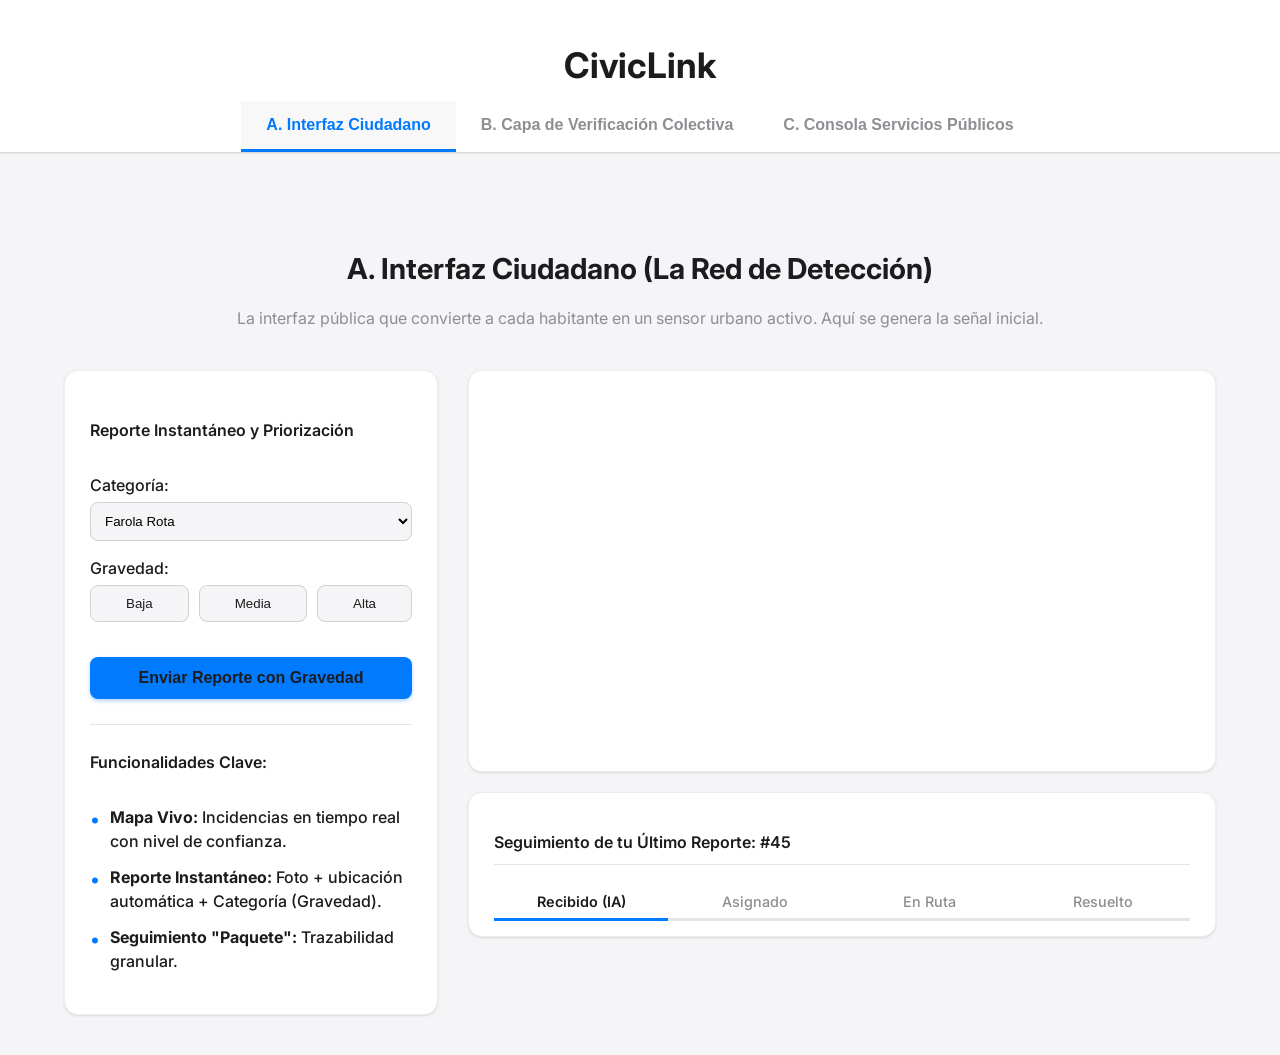
<file: index.html>
<!DOCTYPE html>
<html lang="es">
<head>
    <meta charset="UTF-8">
    <meta name="viewport" content="width=device-width, initial-scale=1.0">
    <title>CivicLink - Demostración de Sistema Completo</title>
    <link rel="stylesheet" href="style.css">
    <link href="https://fonts.googleapis.com/css2?family=Inter:wght@400;500;600;700&display=swap" rel="stylesheet">
</head>
<body>

    <header class="app-header-unified">
        <div class="header-content">
            <h1>CivicLink</h1>
            <nav class="tabs-nav">
                <button class="tab-button active" onclick="showTab('citizen-app')">A. Interfaz Ciudadano</button>
                <button class="tab-button" onclick="showTab('community-layer')">B. Capa de Verificación Colectiva</button>
                <button class="tab-button" onclick="showTab('municipal-console')">C. Consola Servicios Públicos</button>
            </nav>
        </div>
    </header>

    <main class="container">
        
        <section id="citizen-app" class="app-tab active">
            <h2>A. Interfaz Ciudadano (La Red de Detección)</h2>
            <p class="subtitle">La interfaz pública que convierte a cada habitante en un sensor urbano activo. Aquí se genera la señal inicial.</p>
            
            <div class="pc-interface-layout">
                
                <div class="report-panel card">
                    <h4>Reporte Instantáneo y Priorización</h4>
                    
                    <div class="form-group">
                        <label for="category">Categoría:</label>
                        <select id="category">
                            <option value="Farola Rota">Farola Rota</option>
                            <option value="Bache Vial">Bache Vial</option>
                            <option value="Basura / Limpieza">Basura / Limpieza</option>
                            <option value="Mobiliario Urbano">Mobiliario Urbano</option>
                        </select>
                    </div>

                    <div class="form-group">
                        <label>Gravedad:</label>
                        <div class="severity-options">
                            <button class="severity-btn" data-severity="Baja">Baja</button>
                            <button class="severity-btn" data-severity="Media">Media</button>
                            <button class="severity-btn" data-severity="Alta">Alta</button>
                        </div>
                    </div>
                    
                    <button class="action-button primary-btn full-width" onclick="submitNewReport()">Enviar Reporte con Gravedad</button>

                    <div class="separator"></div>

                    <h4>Funcionalidades Clave:</h4>
                    <ul class="clean-list">
                        <li><strong>Mapa Vivo:</strong> Incidencias en tiempo real con nivel de confianza.</li>
                        <li><strong>Reporte Instantáneo:</strong> Foto + ubicación automática + Categoría (Gravedad).</li>
                        <li><strong>Seguimiento "Paquete":</strong> Trazabilidad granular.</li>
                    </ul>
                </div>

                <div class="map-tracking-panel">
                    <div class="map-view-pc card">
                        <iframe 
                            width="100%" 
                            height="100%" 
                            frameborder="0" 
                            style="border:0; border-radius: var(--border-radius-lg);"
                            src="https://www.google.com/maps/embed?pb=!1m18!1m12!1m3!1d1518.788593466487!2d-3.705600213123519!3d40.41697227488965!2m3!1f0!2f0!3f0!3m2!1i1024!2i768!4f13.1!3m3!1m2!1s0xd42289f6655c4d3%3A0x6a2c22255d6541f!2sPlaza%20Mayor!5e1!3m2!1ses!2ses!4v1703080000000!5m2!1ses!2ses" 
                            allowfullscreen="" 
                            loading="lazy">
                        </iframe>
                    </div>

                    <div class="tracking-summary card" id="trackingPopup">
                        <h4>Seguimiento de tu Último Reporte: <span id="trackingId">#000</span></h4>
                        <div class="status-tracker">
                            <div class="status-step active" id="step1">Recibido (IA)</div>
                            <div class="status-step" id="step2">Asignado</div>
                            <div class="status-step" id="step3">En Ruta</div>
                            <div class="status-step" id="step4">Resuelto</div>
                        </div>
                    </div>
                </div>

            </div>
        </section>

        <div id="reportModal" class="modal" style="display:none;">
            <div class="modal-content card">
                <span class="close-btn" onclick="closeReportModal()">×</span>
                <h3>Reporte Enviado.</h3>
            </div>
        </div>

        <section id="community-layer" class="app-tab">
            <h2>B. Capa de Verificación Colectiva (Señal Fiable)</h2>
            <p class="subtitle">El sistema de validación colectiva en tiempo real que transforma el ruido en señal fiable para el Ayuntamiento.</p>
            
            <div class="community-layout">
                <div class="community-card card">
                    <h4>Validación en Acción:</h4>
                    <p>Reporte <span id="currentReportId">#0045</span> (Farola Rota) - Creado hace 5 min.</p>
                    <div class="validation-tools">
                        <button class="validate-btn primary-btn" onclick="validateIncident(45, 1)">👍 Confirmar Incidencia (+ Confianza)</button>
                        <button class="validate-btn invalid" onclick="validateIncident(45, -1)">👎 Es Duplicado / Inválido (- Confianza)</button>
                    </div>
                </div>
                <div class="community-card reputation-card card">
                    <h4>Reputación y Confiabilidad:</h4>
                    <p>Usuario: CitizenZero</p>
                    <p>Score de Confiabilidad: <span id="trustScore" class="score-high">92%</span></p>
                    <p>Insignias: <span class="badge">Verificador Experto</span>, <span class="badge">Detector Rápido</span></p>
                </div>
            </div>
             
             <div class="heatmap-section card">
                <h4>Visualización de Equidad Urbana (Heatmap - Prototipo)</h4>
                <p>Mapa interactivo que muestra la concentración de incidencias activas sin resolver, identificando áreas que requieren atención urgente.</p>
                
                <iframe 
                    id="googleMapIframe"
                    width="80%" 
                    height="400" 
                    frameborder="0" 
                    style="border:0; margin: 20px auto; border-radius: var(--border-radius-lg);"
                    src="https://www.google.com/maps/embed?pb=!1m18!1m12!1m3!1d1518.788593466487!2d-3.705600213123519!3d40.41697227488965!2m3!1f0!2f0!3f0!3m2!1i1024!2i768!4f13.1!3m3!1m2!1s0xd42289f6655c4d3%3A0x6a2c22255d6541f!2sPlaza%20Mayor!5e1!3m2!1ses!2ses!4v1703080000000!5m2!1ses!2ses" 
                    allowfullscreen="" 
                    loading="lazy">
                </iframe>
            </div>
        </section>

        <section id="municipal-console" class="app-tab">
            <h2>C. Consola Servicios Públicos (Inteligencia Operativa)</h2>
            <p class="subtitle">La bandeja de entrada inteligente que recibe casos deduplicados y priorizados por riesgo, garantizando una acción estratégica.</p>
            
            <div class="card" style="padding: 0; overflow: hidden;">
                <table class="incident-table">
                    <thead>
                        <tr>
                            <th>ID</th>
                            <th>Categoría</th>
                            <th>Gravedad</th>
                            <th>Prioridad (Riesgo)</th>
                            <th>Confianza (%)</th>
                            <th>Estado Actual</th>
                            <th>Acción</th>
                        </tr>
                    </thead>
                    <tbody id="incidentTableBody">
                        </tbody>
                </table>
            </div>

            <div class="console-insights">
                <h4>KPIs y Eficiencia:</h4>
                <p>Tiempo Promedio a Primera Respuesta: 15 minutos (vs. 48h tradicional).</p>
                <p>Tasa de Deduplicación (IA): 35% de ahorro en gestión de casos.</p>
            </div>
        </section>
        
    </main>

    <script src="script.js"></script>
</body>
</html>
</file>
<file: style.css>
:root {
    /* Paleta Apple-like / Minimalista */
    --primary-color: #007aff; /* Azul (Acento Principal) */
    --secondary-color: #34c759; /* Verde (Éxito) */
    --danger-color: #ff3b30; /* Rojo (Alerta) */
    --warning-color: #ffcc00; /* Amarillo (En Curso) */
    
    /* Fondos y Neutros */
    --background-light: #f5f5f7; /* Fondo principal muy claro */
    --background-card: #ffffff; /* Fondo de tarjetas */
    --text-color: #1c1c1e; /* Gris oscuro para texto */
    --text-light: #8e8e93;
    --font-family: 'Inter', sans-serif;

    --border-radius-lg: 14px; /* Suave y moderno */
    --border-radius-sm: 8px;
    
    /* Sombras sutiles y flotantes */
    --shadow-subtle: 0 1px 3px rgba(0, 0, 0, 0.08), 0 1px 2px rgba(0, 0, 0, 0.04);
    --shadow-header: 0 1px 0 rgba(0, 0, 0, 0.05);
}

body {
    font-family: var(--font-family);
    line-height: 1.5;
    margin: 0;
    padding: 0;
    color: var(--text-color);
    background-color: var(--background-light);
}

.container {
    width: 90%;
    max-width: 1200px;
    margin: 0 auto;
    padding-top: 30px;
}

/* Base para elementos flotantes */
.card {
    background: var(--background-card);
    border-radius: var(--border-radius-lg);
    box-shadow: var(--shadow-subtle);
    transition: transform 0.2s;
    border: 1px solid #eeeeee; 
    padding: 25px; /* Padding por defecto para tarjetas */
}
.card:hover {
    transform: translateY(-2px);
    box-shadow: 0 4px 10px rgba(0, 0, 0, 0.1);
}

/* --- Header & Navigation (Minimalismo Plano) --- */
.app-header-unified {
    background: var(--background-card);
    color: var(--text-color);
    padding: 15px 0 0 0;
    text-align: center;
    box-shadow: var(--shadow-header);
    position: sticky;
    top: 0;
    z-index: 1000;
}

.app-header-unified h1 {
    margin-bottom: 10px;
    font-size: 2.2rem;
    font-weight: 700;
    color: var(--text-color);
}

.tabs-nav {
    display: flex;
    justify-content: center;
    border-bottom: 1px solid #dcdcdc;
}

.tab-button {
    background: none;
    color: var(--text-light);
    border: none;
    padding: 15px 25px;
    font-size: 1rem;
    cursor: pointer;
    transition: all 0.2s ease-in-out;
    border-bottom: 3px solid transparent;
    font-weight: 600;
}

.tab-button.active {
    color: var(--primary-color);
    border-bottom-color: var(--primary-color);
    background-color: #f8f8f8; 
}

/* --- General Sections --- */
.app-tab { padding: 40px 0; display: none; text-align: center; }
.app-tab.active { display: block; }

.app-tab h2 { color: var(--text-color); font-size: 1.8rem; font-weight: 700; margin-bottom: 8px; }
.subtitle { color: var(--text-light); margin-bottom: 40px; }

/* --- Global Action Button (Clean Look) --- */
.action-button {
    border: none;
    padding: 12px 24px;
    font-size: 1rem;
    font-weight: 600;
    border-radius: var(--border-radius-sm);
    cursor: pointer;
    transition: background-color 0.2s, transform 0.1s;
    margin-top: 15px;
    box-shadow: 0 2px 4px rgba(0, 0, 0, 0.1);
}

.primary-btn { 
    background-color: var(--primary-color);
    color: var(--white);
    box-shadow: 0 2px 4px rgba(0, 122, 255, 0.3);
}

.primary-btn:hover { background-color: #0066cc; transform: translateY(-1px); }

.small-button { padding: 8px 15px; font-size: 0.9rem; }
.full-width { width: 100%; margin-top: 20px; }

/* ==================================== */
/* === A. Interfaz Ciudadano (PC Layout) === */
/* ==================================== */

.pc-interface-layout {
    display: grid;
    grid-template-columns: 1fr 2fr; /* Columna de reporte 1/3, Mapa/Tracking 2/3 */
    gap: 30px;
    text-align: left;
}

.report-panel {
    /* Ya tiene la clase .card y padding */
}

.report-panel h4 {
    color: var(--text-color); 
    font-weight: 600; 
    padding-bottom: 10px;
}

.separator {
    height: 1px;
    background-color: #e5e5e5;
    margin: 25px 0;
}

/* Lista de funcionalidades */
.clean-list {
    list-style: none;
    padding: 0;
    margin-top: 20px;
}
.clean-list li { 
    margin-bottom: 12px;
    padding-left: 20px;
    position: relative;
    font-weight: 500;
}
.clean-list li::before { 
    content: '•'; 
    position: absolute;
    left: 0;
    color: var(--primary-color); 
    font-size: 1.2rem; 
}


.map-tracking-panel {
    display: flex;
    flex-direction: column;
    gap: 20px;
}

.map-view-pc {
    height: 400px; /* Altura fija para el mapa de PC */
    padding: 0; /* Quitamos el padding para el iframe */
    overflow: hidden;
}

.tracking-summary {
    /* Ya tiene la clase .card */
    padding: 15px 25px;
}

.tracking-summary h4 {
    color: var(--text-color);
    font-weight: 600;
    border-bottom: 1px solid #e5e5e5;
    padding-bottom: 10px;
}


/* Estado de Tracking (Clean) */
.status-tracker {
    display: flex;
    justify-content: space-between;
    margin-top: 15px;
}
.status-step {
    flex: 1;
    text-align: center;
    padding: 5px;
    border-bottom: 3px solid #e5e5e5;
    color: var(--text-light);
    font-size: 0.9rem;
    transition: all 0.5s;
    font-weight: 500;
}
.status-step.active { 
    border-bottom-color: var(--primary-color); 
    color: var(--text-color);
    font-weight: 600;
}

/* Formulario de reporte integrado */
.form-group { margin-bottom: 15px; }
.form-group label { display: block; margin-bottom: 5px; font-weight: 500; }

.form-group select {
    width: 100%;
    padding: 10px;
    border: 1px solid #d1d1d1;
    border-radius: 8px;
    background: var(--background-light);
}

.severity-options { display: flex; justify-content: space-between; gap: 10px; }
.severity-btn {
    flex-grow: 1;
    padding: 10px 5px;
    border: 1px solid #d1d1d1;
    background: var(--background-light);
    color: var(--text-color);
    border-radius: 8px;
    font-weight: 500;
    transition: all 0.2s;
}

/* Estilos de activación de Gravedad */
.severity-btn.active-severity[data-severity="Alta"] { background-color: var(--danger-color); color: var(--white); border-color: var(--danger-color); }
.severity-btn.active-severity[data-severity="Media"] { background-color: var(--warning-color); color: var(--text-color); border-color: var(--warning-color); }
.severity-btn.active-severity[data-severity="Baja"] { background-color: var(--secondary-color); color: var(--white); border-color: var(--secondary-color); }


/* ==================================== */
/* === B. Capa Comunidad Styles === */
/* ==================================== */

.community-layout { gap: 30px; }
.community-card { padding: 30px; text-align: left; }
.community-card h4 {
    color: var(--text-color);
    border-bottom: 1px solid #e5e5e5;
    padding-bottom: 10px;
    font-weight: 600;
}

.validate-btn { background: var(--secondary-color); border-radius: 8px; color: var(--white); font-weight: 600; }
.validate-btn.invalid { background: var(--danger-color); }
.score-high { color: var(--secondary-color); font-weight: 700; }
.badge { background: #e5e5e5; color: var(--text-color); padding: 4px 10px; border-radius: 12px; font-weight: 500; }

.heatmap-section { padding: 30px; margin-top: 30px; }

/* ==================================== */
/* === C. Consola Municipal Styles === */
/* ==================================== */
.incident-table {
    border-radius: var(--border-radius-lg);
}

.incident-table th {
    background-color: var(--primary-color);
    color: var(--white);
    padding: 15px 15px;
}

.incident-table td {
    padding: 12px 15px;
    background: var(--background-card);
    border-bottom: 1px solid #f0f0f0;
    font-weight: 500;
}

/* Estilos de prioridad para las filas */
.high-priority { background-color: #fff0f0; } 
.medium-priority { background-color: #fffce5; } 

.status-received { color: var(--danger-color); font-weight: 700; }
.status-assigned { color: var(--warning-color); font-weight: 700; }
.status-resolved { color: var(--secondary-color); font-weight: 700; }

.severity-alta { color: var(--danger-color); font-weight: 600; }
.severity-media { color: var(--warning-color); font-weight: 600; }
.severity-baja { color: var(--secondary-color); font-weight: 600; }

.console-insights {
    margin-top: 40px;
    text-align: left;
    border-top: 1px solid #e5e5e5;
    padding-top: 20px;
}

/* --- Responsive Adaptability --- */
@media (max-width: 900px) {
    .pc-interface-layout {
        grid-template-columns: 1fr; /* Pila en móvil */
    }
    .map-view-pc {
        height: 300px;
    }
    .community-layout {
        flex-direction: column;
        align-items: center;
        gap: 20px;
    }
    .community-card {
        width: 90%;
    }
}
</file>
